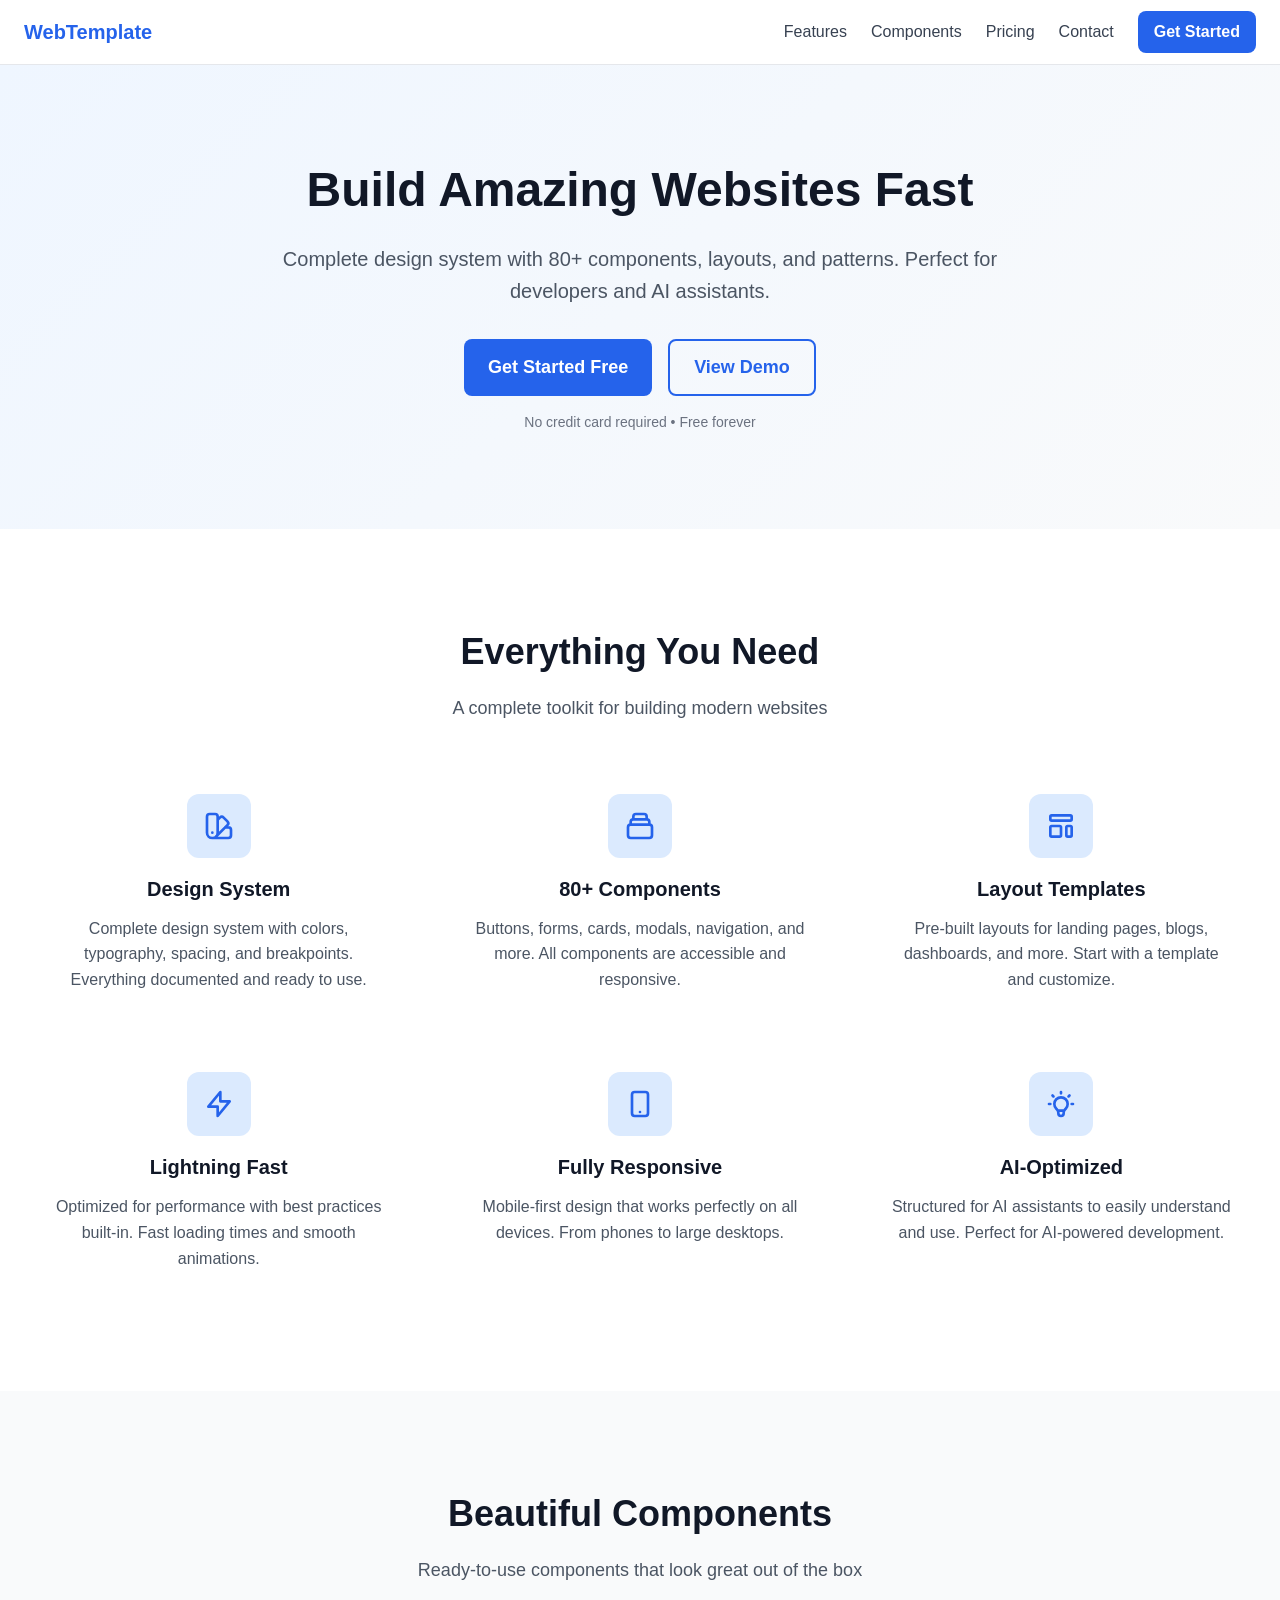
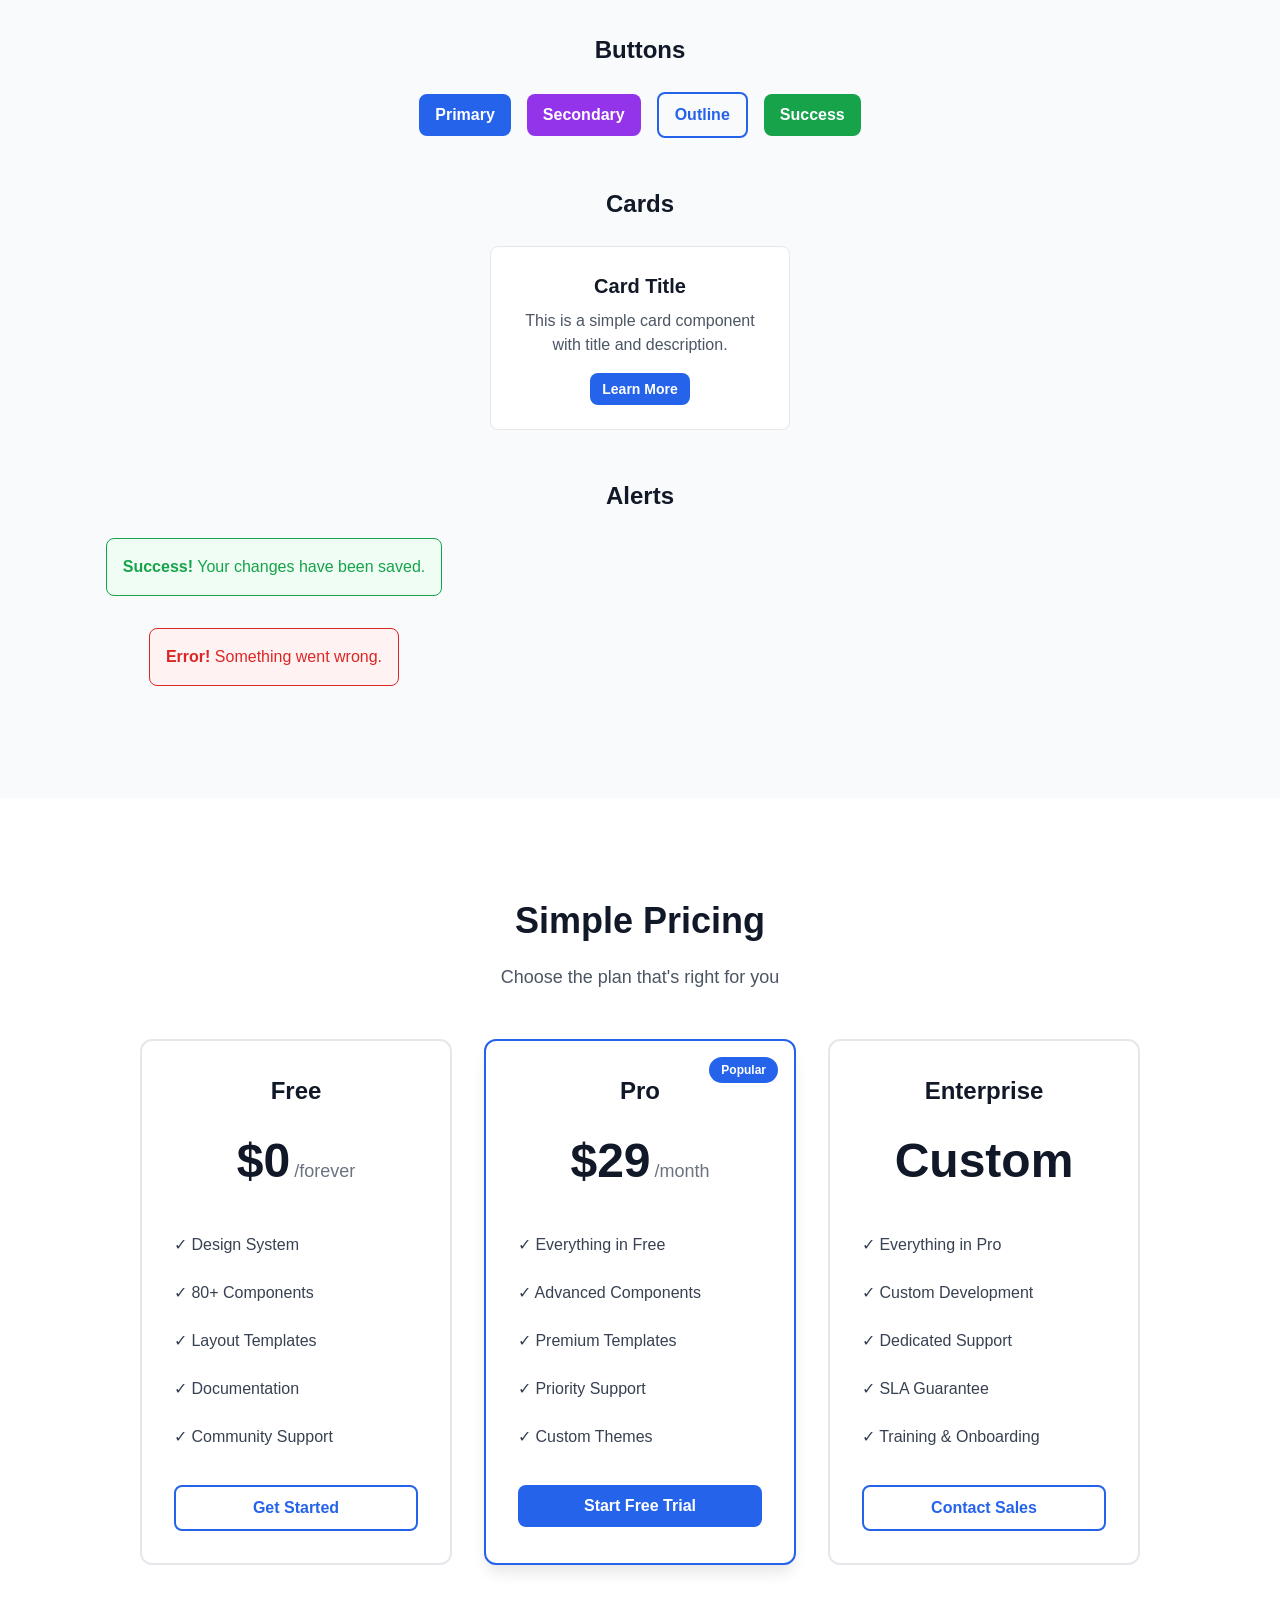
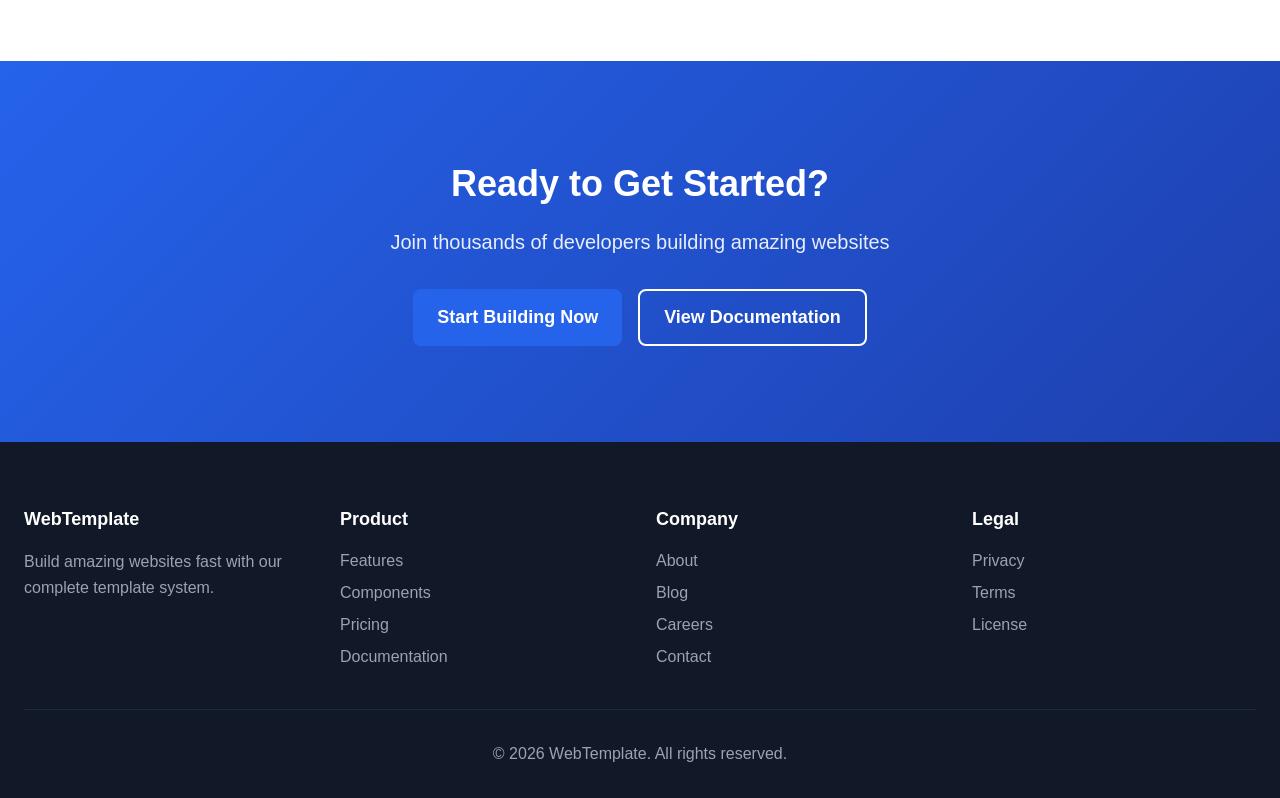
<file: 09-documentation/examples/simple-landing-page/index.html>
<!DOCTYPE html>
<html lang="en">
<head>
  <meta charset="UTF-8">
  <meta name="viewport" content="width=device-width, initial-scale=1.0">
  <meta name="description" content="Build amazing websites fast with our template system">
  <title>Web Template System - Build Websites Fast</title>
  <link rel="stylesheet" href="css/main.css">
</head>
<body>
  <!-- Navigation -->
  <nav class="navbar">
    <div class="container">
      <div class="navbar-content">
        <a href="#" class="logo">WebTemplate</a>

        <!-- Desktop Menu -->
        <div class="nav-menu" id="navMenu">
          <a href="#features" class="nav-link">Features</a>
          <a href="#components" class="nav-link">Components</a>
          <a href="#pricing" class="nav-link">Pricing</a>
          <a href="#contact" class="nav-link">Contact</a>
          <button class="btn btn-primary">Get Started</button>
        </div>

        <!-- Mobile Menu Button -->
        <button class="mobile-menu-btn" id="mobileMenuBtn" aria-label="Toggle menu">
          <span class="hamburger"></span>
        </button>
      </div>
    </div>
  </nav>

  <!-- Hero Section -->
  <section class="hero">
    <div class="container">
      <div class="hero-content">
        <h1 class="hero-title">Build Amazing Websites Fast</h1>
        <p class="hero-subtitle">
          Complete design system with 80+ components, layouts, and patterns.
          Perfect for developers and AI assistants.
        </p>
        <div class="hero-buttons">
          <button class="btn btn-primary btn-lg">Get Started Free</button>
          <button class="btn btn-outline btn-lg">View Demo</button>
        </div>
        <p class="hero-note">No credit card required • Free forever</p>
      </div>
    </div>
  </section>

  <!-- Features Section -->
  <section class="section" id="features">
    <div class="container">
      <div class="section-header">
        <h2 class="section-title">Everything You Need</h2>
        <p class="section-subtitle">
          A complete toolkit for building modern websites
        </p>
      </div>

      <div class="features-grid">
        <!-- Feature 1 -->
        <div class="feature-card">
          <div class="feature-icon">
            <svg class="icon" fill="none" stroke="currentColor" viewBox="0 0 24 24">
              <path stroke-linecap="round" stroke-linejoin="round" stroke-width="2" d="M7 21a4 4 0 01-4-4V5a2 2 0 012-2h4a2 2 0 012 2v12a4 4 0 01-4 4zm0 0h12a2 2 0 002-2v-4a2 2 0 00-2-2h-2.343M11 7.343l1.657-1.657a2 2 0 012.828 0l2.829 2.829a2 2 0 010 2.828l-8.486 8.485M7 17h.01" />
            </svg>
          </div>
          <h3 class="feature-title">Design System</h3>
          <p class="feature-description">
            Complete design system with colors, typography, spacing, and breakpoints.
            Everything documented and ready to use.
          </p>
        </div>

        <!-- Feature 2 -->
        <div class="feature-card">
          <div class="feature-icon">
            <svg class="icon" fill="none" stroke="currentColor" viewBox="0 0 24 24">
              <path stroke-linecap="round" stroke-linejoin="round" stroke-width="2" d="M19 11H5m14 0a2 2 0 012 2v6a2 2 0 01-2 2H5a2 2 0 01-2-2v-6a2 2 0 012-2m14 0V9a2 2 0 00-2-2M5 11V9a2 2 0 012-2m0 0V5a2 2 0 012-2h6a2 2 0 012 2v2M7 7h10" />
            </svg>
          </div>
          <h3 class="feature-title">80+ Components</h3>
          <p class="feature-description">
            Buttons, forms, cards, modals, navigation, and more.
            All components are accessible and responsive.
          </p>
        </div>

        <!-- Feature 3 -->
        <div class="feature-card">
          <div class="feature-icon">
            <svg class="icon" fill="none" stroke="currentColor" viewBox="0 0 24 24">
              <path stroke-linecap="round" stroke-linejoin="round" stroke-width="2" d="M4 5a1 1 0 011-1h14a1 1 0 011 1v2a1 1 0 01-1 1H5a1 1 0 01-1-1V5zM4 13a1 1 0 011-1h6a1 1 0 011 1v6a1 1 0 01-1 1H5a1 1 0 01-1-1v-6zM16 13a1 1 0 011-1h2a1 1 0 011 1v6a1 1 0 01-1 1h-2a1 1 0 01-1-1v-6z" />
            </svg>
          </div>
          <h3 class="feature-title">Layout Templates</h3>
          <p class="feature-description">
            Pre-built layouts for landing pages, blogs, dashboards, and more.
            Start with a template and customize.
          </p>
        </div>

        <!-- Feature 4 -->
        <div class="feature-card">
          <div class="feature-icon">
            <svg class="icon" fill="none" stroke="currentColor" viewBox="0 0 24 24">
              <path stroke-linecap="round" stroke-linejoin="round" stroke-width="2" d="M13 10V3L4 14h7v7l9-11h-7z" />
            </svg>
          </div>
          <h3 class="feature-title">Lightning Fast</h3>
          <p class="feature-description">
            Optimized for performance with best practices built-in.
            Fast loading times and smooth animations.
          </p>
        </div>

        <!-- Feature 5 -->
        <div class="feature-card">
          <div class="feature-icon">
            <svg class="icon" fill="none" stroke="currentColor" viewBox="0 0 24 24">
              <path stroke-linecap="round" stroke-linejoin="round" stroke-width="2" d="M12 18h.01M8 21h8a2 2 0 002-2V5a2 2 0 00-2-2H8a2 2 0 00-2 2v14a2 2 0 002 2z" />
            </svg>
          </div>
          <h3 class="feature-title">Fully Responsive</h3>
          <p class="feature-description">
            Mobile-first design that works perfectly on all devices.
            From phones to large desktops.
          </p>
        </div>

        <!-- Feature 6 -->
        <div class="feature-card">
          <div class="feature-icon">
            <svg class="icon" fill="none" stroke="currentColor" viewBox="0 0 24 24">
              <path stroke-linecap="round" stroke-linejoin="round" stroke-width="2" d="M9.663 17h4.673M12 3v1m6.364 1.636l-.707.707M21 12h-1M4 12H3m3.343-5.657l-.707-.707m2.828 9.9a5 5 0 117.072 0l-.548.547A3.374 3.374 0 0014 18.469V19a2 2 0 11-4 0v-.531c0-.895-.356-1.754-.988-2.386l-.548-.547z" />
            </svg>
          </div>
          <h3 class="feature-title">AI-Optimized</h3>
          <p class="feature-description">
            Structured for AI assistants to easily understand and use.
            Perfect for AI-powered development.
          </p>
        </div>
      </div>
    </div>
  </section>

  <!-- Components Showcase -->
  <section class="section section-gray" id="components">
    <div class="container">
      <div class="section-header">
        <h2 class="section-title">Beautiful Components</h2>
        <p class="section-subtitle">
          Ready-to-use components that look great out of the box
        </p>
      </div>

      <div class="components-showcase">
        <!-- Buttons -->
        <div class="showcase-item">
          <h3 class="showcase-title">Buttons</h3>
          <div class="showcase-content">
            <button class="btn btn-primary">Primary</button>
            <button class="btn btn-secondary">Secondary</button>
            <button class="btn btn-outline">Outline</button>
            <button class="btn btn-success">Success</button>
          </div>
        </div>

        <!-- Cards -->
        <div class="showcase-item">
          <h3 class="showcase-title">Cards</h3>
          <div class="showcase-content">
            <div class="card" style="max-width: 300px;">
              <div class="card-body">
                <h4 class="card-title">Card Title</h4>
                <p class="card-text">This is a simple card component with title and description.</p>
                <button class="btn btn-primary btn-sm">Learn More</button>
              </div>
            </div>
          </div>
        </div>

        <!-- Alerts -->
        <div class="showcase-item">
          <h3 class="showcase-title">Alerts</h3>
          <div class="showcase-content" style="max-width: 500px;">
            <div class="alert alert-success">
              <strong>Success!</strong> Your changes have been saved.
            </div>
            <div class="alert alert-error">
              <strong>Error!</strong> Something went wrong.
            </div>
          </div>
        </div>
      </div>
    </div>
  </section>

  <!-- Pricing Section -->
  <section class="section" id="pricing">
    <div class="container">
      <div class="section-header">
        <h2 class="section-title">Simple Pricing</h2>
        <p class="section-subtitle">
          Choose the plan that's right for you
        </p>
      </div>

      <div class="pricing-grid">
        <!-- Free Plan -->
        <div class="pricing-card">
          <div class="pricing-header">
            <h3 class="pricing-title">Free</h3>
            <div class="pricing-price">
              <span class="price">$0</span>
              <span class="period">/forever</span>
            </div>
          </div>
          <ul class="pricing-features">
            <li>✓ Design System</li>
            <li>✓ 80+ Components</li>
            <li>✓ Layout Templates</li>
            <li>✓ Documentation</li>
            <li>✓ Community Support</li>
          </ul>
          <button class="btn btn-outline btn-block">Get Started</button>
        </div>

        <!-- Pro Plan -->
        <div class="pricing-card pricing-card-featured">
          <div class="pricing-badge">Popular</div>
          <div class="pricing-header">
            <h3 class="pricing-title">Pro</h3>
            <div class="pricing-price">
              <span class="price">$29</span>
              <span class="period">/month</span>
            </div>
          </div>
          <ul class="pricing-features">
            <li>✓ Everything in Free</li>
            <li>✓ Advanced Components</li>
            <li>✓ Premium Templates</li>
            <li>✓ Priority Support</li>
            <li>✓ Custom Themes</li>
          </ul>
          <button class="btn btn-primary btn-block">Start Free Trial</button>
        </div>

        <!-- Enterprise Plan -->
        <div class="pricing-card">
          <div class="pricing-header">
            <h3 class="pricing-title">Enterprise</h3>
            <div class="pricing-price">
              <span class="price">Custom</span>
            </div>
          </div>
          <ul class="pricing-features">
            <li>✓ Everything in Pro</li>
            <li>✓ Custom Development</li>
            <li>✓ Dedicated Support</li>
            <li>✓ SLA Guarantee</li>
            <li>✓ Training & Onboarding</li>
          </ul>
          <button class="btn btn-outline btn-block">Contact Sales</button>
        </div>
      </div>
    </div>
  </section>

  <!-- CTA Section -->
  <section class="section section-cta" id="contact">
    <div class="container">
      <div class="cta-content">
        <h2 class="cta-title">Ready to Get Started?</h2>
        <p class="cta-subtitle">
          Join thousands of developers building amazing websites
        </p>
        <div class="cta-buttons">
          <button class="btn btn-primary btn-lg">Start Building Now</button>
          <button class="btn btn-outline-white btn-lg">View Documentation</button>
        </div>
      </div>
    </div>
  </section>

  <!-- Footer -->
  <footer class="footer">
    <div class="container">
      <div class="footer-content">
        <div class="footer-section">
          <h4 class="footer-title">WebTemplate</h4>
          <p class="footer-text">
            Build amazing websites fast with our complete template system.
          </p>
        </div>

        <div class="footer-section">
          <h4 class="footer-title">Product</h4>
          <ul class="footer-links">
            <li><a href="#features">Features</a></li>
            <li><a href="#components">Components</a></li>
            <li><a href="#pricing">Pricing</a></li>
            <li><a href="#">Documentation</a></li>
          </ul>
        </div>

        <div class="footer-section">
          <h4 class="footer-title">Company</h4>
          <ul class="footer-links">
            <li><a href="#">About</a></li>
            <li><a href="#">Blog</a></li>
            <li><a href="#">Careers</a></li>
            <li><a href="#">Contact</a></li>
          </ul>
        </div>

        <div class="footer-section">
          <h4 class="footer-title">Legal</h4>
          <ul class="footer-links">
            <li><a href="#">Privacy</a></li>
            <li><a href="#">Terms</a></li>
            <li><a href="#">License</a></li>
          </ul>
        </div>
      </div>

      <div class="footer-bottom">
        <p>&copy; 2026 WebTemplate. All rights reserved.</p>
      </div>
    </div>
  </footer>

  <script src="js/main.js"></script>
</body>
</html>
</file>
<file: 09-documentation/examples/simple-landing-page/css/main.css>
/* ===================================
   CSS Variables (Design Tokens)
   =================================== */
:root {
  /* Colors - Primary */
  --primary-50: #eff6ff;
  --primary-100: #dbeafe;
  --primary-500: #3b82f6;
  --primary-600: #2563eb;
  --primary-700: #1d4ed8;
  --primary-800: #1e40af;

  /* Colors - Secondary */
  --secondary-600: #9333ea;
  --secondary-700: #7e22ce;

  /* Colors - Neutral */
  --neutral-50: #f9fafb;
  --neutral-100: #f3f4f6;
  --neutral-200: #e5e7eb;
  --neutral-300: #d1d5db;
  --neutral-400: #9ca3af;
  --neutral-500: #6b7280;
  --neutral-600: #4b5563;
  --neutral-700: #374151;
  --neutral-800: #1f2937;
  --neutral-900: #111827;

  /* Colors - Semantic */
  --success-50: #f0fdf4;
  --success-600: #16a34a;
  --error-50: #fef2f2;
  --error-600: #dc2626;

  /* Spacing */
  --space-1: 0.25rem;   /* 4px */
  --space-2: 0.5rem;    /* 8px */
  --space-3: 0.75rem;   /* 12px */
  --space-4: 1rem;      /* 16px */
  --space-6: 1.5rem;    /* 24px */
  --space-8: 2rem;      /* 32px */
  --space-12: 3rem;     /* 48px */
  --space-16: 4rem;     /* 64px */
  --space-24: 6rem;     /* 96px */

  /* Typography */
  --font-sans: -apple-system, BlinkMacSystemFont, 'Segoe UI', 'Roboto', 'Oxygen', 'Ubuntu', 'Cantarell', sans-serif;
  --text-xs: 0.75rem;   /* 12px */
  --text-sm: 0.875rem;  /* 14px */
  --text-base: 1rem;    /* 16px */
  --text-lg: 1.125rem;  /* 18px */
  --text-xl: 1.25rem;   /* 20px */
  --text-2xl: 1.5rem;   /* 24px */
  --text-3xl: 1.875rem; /* 30px */
  --text-4xl: 2.25rem;  /* 36px */
  --text-5xl: 3rem;     /* 48px */

  /* Shadows */
  --shadow-sm: 0 1px 2px 0 rgba(0, 0, 0, 0.05);
  --shadow-md: 0 4px 6px -1px rgba(0, 0, 0, 0.1);
  --shadow-lg: 0 10px 15px -3px rgba(0, 0, 0, 0.1);
  --shadow-xl: 0 20px 25px -5px rgba(0, 0, 0, 0.1);

  /* Border Radius */
  --radius-sm: 0.25rem;
  --radius-md: 0.375rem;
  --radius-lg: 0.5rem;
  --radius-xl: 0.75rem;
  --radius-full: 9999px;

  /* Transitions */
  --transition-fast: 150ms;
  --transition-base: 200ms;
  --transition-slow: 300ms;
}

/* ===================================
   Reset & Base Styles
   =================================== */
* {
  margin: 0;
  padding: 0;
  box-sizing: border-box;
}

html {
  scroll-behavior: smooth;
}

body {
  font-family: var(--font-sans);
  font-size: var(--text-base);
  line-height: 1.5;
  color: var(--neutral-900);
  background-color: white;
}

img {
  max-width: 100%;
  height: auto;
  display: block;
}

a {
  text-decoration: none;
  color: inherit;
}

button {
  font-family: inherit;
  cursor: pointer;
}

/* ===================================
   Container
   =================================== */
.container {
  width: 100%;
  max-width: 1280px;
  margin: 0 auto;
  padding: 0 var(--space-4);
}

@media (min-width: 768px) {
  .container {
    padding: 0 var(--space-6);
  }
}

/* ===================================
   Navbar
   =================================== */
.navbar {
  background: white;
  border-bottom: 1px solid var(--neutral-200);
  position: sticky;
  top: 0;
  z-index: 50;
}

.navbar-content {
  display: flex;
  justify-content: space-between;
  align-items: center;
  height: 4rem;
}

.logo {
  font-size: var(--text-xl);
  font-weight: 700;
  color: var(--primary-600);
}

.nav-menu {
  display: none;
  align-items: center;
  gap: var(--space-6);
}

@media (min-width: 768px) {
  .nav-menu {
    display: flex;
  }
}

.nav-link {
  font-weight: 500;
  color: var(--neutral-700);
  transition: color var(--transition-base);
}

.nav-link:hover {
  color: var(--primary-600);
}

.mobile-menu-btn {
  display: block;
  background: none;
  border: none;
  padding: var(--space-2);
}

@media (min-width: 768px) {
  .mobile-menu-btn {
    display: none;
  }
}

.hamburger {
  display: block;
  width: 24px;
  height: 2px;
  background: var(--neutral-700);
  position: relative;
}

.hamburger::before,
.hamburger::after {
  content: '';
  position: absolute;
  width: 24px;
  height: 2px;
  background: var(--neutral-700);
  left: 0;
}

.hamburger::before {
  top: -8px;
}

.hamburger::after {
  bottom: -8px;
}

/* ===================================
   Hero Section
   =================================== */
.hero {
  background: linear-gradient(135deg, var(--primary-50) 0%, var(--neutral-50) 100%);
  padding: var(--space-16) 0;
  text-align: center;
}

@media (min-width: 768px) {
  .hero {
    padding: var(--space-24) 0;
  }
}

.hero-content {
  max-width: 800px;
  margin: 0 auto;
}

.hero-title {
  font-size: var(--text-4xl);
  font-weight: 700;
  line-height: 1.2;
  margin-bottom: var(--space-6);
  color: var(--neutral-900);
}

@media (min-width: 768px) {
  .hero-title {
    font-size: var(--text-5xl);
  }
}

.hero-subtitle {
  font-size: var(--text-lg);
  color: var(--neutral-600);
  margin-bottom: var(--space-8);
  line-height: 1.6;
}

@media (min-width: 768px) {
  .hero-subtitle {
    font-size: var(--text-xl);
  }
}

.hero-buttons {
  display: flex;
  flex-direction: column;
  gap: var(--space-4);
  justify-content: center;
  margin-bottom: var(--space-4);
}

@media (min-width: 640px) {
  .hero-buttons {
    flex-direction: row;
  }
}

.hero-note {
  font-size: var(--text-sm);
  color: var(--neutral-500);
}

/* ===================================
   Section
   =================================== */
.section {
  padding: var(--space-16) 0;
}

@media (min-width: 768px) {
  .section {
    padding: var(--space-24) 0;
  }
}

.section-gray {
  background: var(--neutral-50);
}

.section-header {
  text-align: center;
  margin-bottom: var(--space-12);
}

.section-title {
  font-size: var(--text-3xl);
  font-weight: 700;
  margin-bottom: var(--space-4);
  color: var(--neutral-900);
}

@media (min-width: 768px) {
  .section-title {
    font-size: var(--text-4xl);
  }
}

.section-subtitle {
  font-size: var(--text-lg);
  color: var(--neutral-600);
  max-width: 600px;
  margin: 0 auto;
}

/* ===================================
   Features Grid
   =================================== */
.features-grid {
  display: grid;
  grid-template-columns: 1fr;
  gap: var(--space-8);
}

@media (min-width: 768px) {
  .features-grid {
    grid-template-columns: repeat(2, 1fr);
  }
}

@media (min-width: 1024px) {
  .features-grid {
    grid-template-columns: repeat(3, 1fr);
  }
}

.feature-card {
  text-align: center;
  padding: var(--space-6);
}

.feature-icon {
  width: 64px;
  height: 64px;
  margin: 0 auto var(--space-4);
  background: var(--primary-100);
  border-radius: var(--radius-xl);
  display: flex;
  align-items: center;
  justify-content: center;
  color: var(--primary-600);
}

.icon {
  width: 32px;
  height: 32px;
}

.feature-title {
  font-size: var(--text-xl);
  font-weight: 600;
  margin-bottom: var(--space-3);
  color: var(--neutral-900);
}

.feature-description {
  color: var(--neutral-600);
  line-height: 1.6;
}

/* ===================================
   Components Showcase
   =================================== */
.components-showcase {
  display: grid;
  gap: var(--space-12);
}

.showcase-item {
  text-align: center;
}

.showcase-title {
  font-size: var(--text-2xl);
  font-weight: 600;
  margin-bottom: var(--space-6);
  color: var(--neutral-900);
}

.showcase-content {
  display: flex;
  flex-wrap: wrap;
  gap: var(--space-4);
  justify-content: center;
  align-items: center;
}

/* ===================================
   Buttons
   =================================== */
.btn {
  display: inline-flex;
  align-items: center;
  justify-content: center;
  padding: var(--space-3) var(--space-4);
  font-size: var(--text-base);
  font-weight: 600;
  border-radius: var(--radius-lg);
  border: none;
  transition: all var(--transition-base);
  text-align: center;
}

.btn-sm {
  padding: var(--space-2) var(--space-3);
  font-size: var(--text-sm);
}

.btn-lg {
  padding: var(--space-4) var(--space-6);
  font-size: var(--text-lg);
}

.btn-block {
  width: 100%;
}

.btn-primary {
  background: var(--primary-600);
  color: white;
}

.btn-primary:hover {
  background: var(--primary-700);
}

.btn-secondary {
  background: var(--secondary-600);
  color: white;
}

.btn-secondary:hover {
  background: var(--secondary-700);
}

.btn-outline {
  background: transparent;
  border: 2px solid var(--primary-600);
  color: var(--primary-600);
}

.btn-outline:hover {
  background: var(--primary-50);
}

.btn-outline-white {
  background: transparent;
  border: 2px solid white;
  color: white;
}

.btn-outline-white:hover {
  background: rgba(255, 255, 255, 0.1);
}

.btn-success {
  background: var(--success-600);
  color: white;
}

/* ===================================
   Card
   =================================== */
.card {
  background: white;
  border: 1px solid var(--neutral-200);
  border-radius: var(--radius-lg);
  overflow: hidden;
}

.card-body {
  padding: var(--space-6);
}

.card-title {
  font-size: var(--text-xl);
  font-weight: 600;
  margin-bottom: var(--space-2);
  color: var(--neutral-900);
}

.card-text {
  color: var(--neutral-600);
  margin-bottom: var(--space-4);
}

/* ===================================
   Alert
   =================================== */
.alert {
  padding: var(--space-4);
  border-radius: var(--radius-lg);
  margin-bottom: var(--space-4);
}

.alert-success {
  background: var(--success-50);
  color: var(--success-600);
  border: 1px solid var(--success-600);
}

.alert-error {
  background: var(--error-50);
  color: var(--error-600);
  border: 1px solid var(--error-600);
}

/* ===================================
   Pricing
   =================================== */
.pricing-grid {
  display: grid;
  grid-template-columns: 1fr;
  gap: var(--space-8);
  max-width: 1000px;
  margin: 0 auto;
}

@media (min-width: 768px) {
  .pricing-grid {
    grid-template-columns: repeat(3, 1fr);
  }
}

.pricing-card {
  background: white;
  border: 2px solid var(--neutral-200);
  border-radius: var(--radius-xl);
  padding: var(--space-8);
  position: relative;
  transition: transform var(--transition-base), box-shadow var(--transition-base);
}

.pricing-card:hover {
  transform: translateY(-4px);
  box-shadow: var(--shadow-xl);
}

.pricing-card-featured {
  border-color: var(--primary-600);
  box-shadow: var(--shadow-lg);
}

.pricing-badge {
  position: absolute;
  top: var(--space-4);
  right: var(--space-4);
  background: var(--primary-600);
  color: white;
  padding: var(--space-1) var(--space-3);
  border-radius: var(--radius-full);
  font-size: var(--text-xs);
  font-weight: 600;
}

.pricing-header {
  text-align: center;
  margin-bottom: var(--space-6);
}

.pricing-title {
  font-size: var(--text-2xl);
  font-weight: 700;
  margin-bottom: var(--space-4);
  color: var(--neutral-900);
}

.pricing-price {
  display: flex;
  align-items: baseline;
  justify-content: center;
  gap: var(--space-1);
}

.price {
  font-size: var(--text-5xl);
  font-weight: 700;
  color: var(--neutral-900);
}

.period {
  font-size: var(--text-lg);
  color: var(--neutral-500);
}

.pricing-features {
  list-style: none;
  margin-bottom: var(--space-6);
}

.pricing-features li {
  padding: var(--space-3) 0;
  color: var(--neutral-700);
}

/* ===================================
   CTA Section
   =================================== */
.section-cta {
  background: linear-gradient(135deg, var(--primary-600) 0%, var(--primary-800) 100%);
  color: white;
}

.cta-content {
  text-align: center;
  max-width: 800px;
  margin: 0 auto;
}

.cta-title {
  font-size: var(--text-4xl);
  font-weight: 700;
  margin-bottom: var(--space-4);
}

.cta-subtitle {
  font-size: var(--text-xl);
  margin-bottom: var(--space-8);
  opacity: 0.9;
}

.cta-buttons {
  display: flex;
  flex-direction: column;
  gap: var(--space-4);
  justify-content: center;
}

@media (min-width: 640px) {
  .cta-buttons {
    flex-direction: row;
  }
}

/* ===================================
   Footer
   =================================== */
.footer {
  background: var(--neutral-900);
  color: var(--neutral-400);
  padding: var(--space-16) 0 var(--space-8);
}

.footer-content {
  display: grid;
  grid-template-columns: 1fr;
  gap: var(--space-8);
  margin-bottom: var(--space-8);
}

@media (min-width: 640px) {
  .footer-content {
    grid-template-columns: repeat(2, 1fr);
  }
}

@media (min-width: 768px) {
  .footer-content {
    grid-template-columns: repeat(4, 1fr);
  }
}

.footer-title {
  font-size: var(--text-lg);
  font-weight: 600;
  color: white;
  margin-bottom: var(--space-4);
}

.footer-text {
  line-height: 1.6;
}

.footer-links {
  list-style: none;
}

.footer-links li {
  margin-bottom: var(--space-2);
}

.footer-links a {
  transition: color var(--transition-base);
}

.footer-links a:hover {
  color: white;
}

.footer-bottom {
  text-align: center;
  padding-top: var(--space-8);
  border-top: 1px solid var(--neutral-800);
}
</file>
